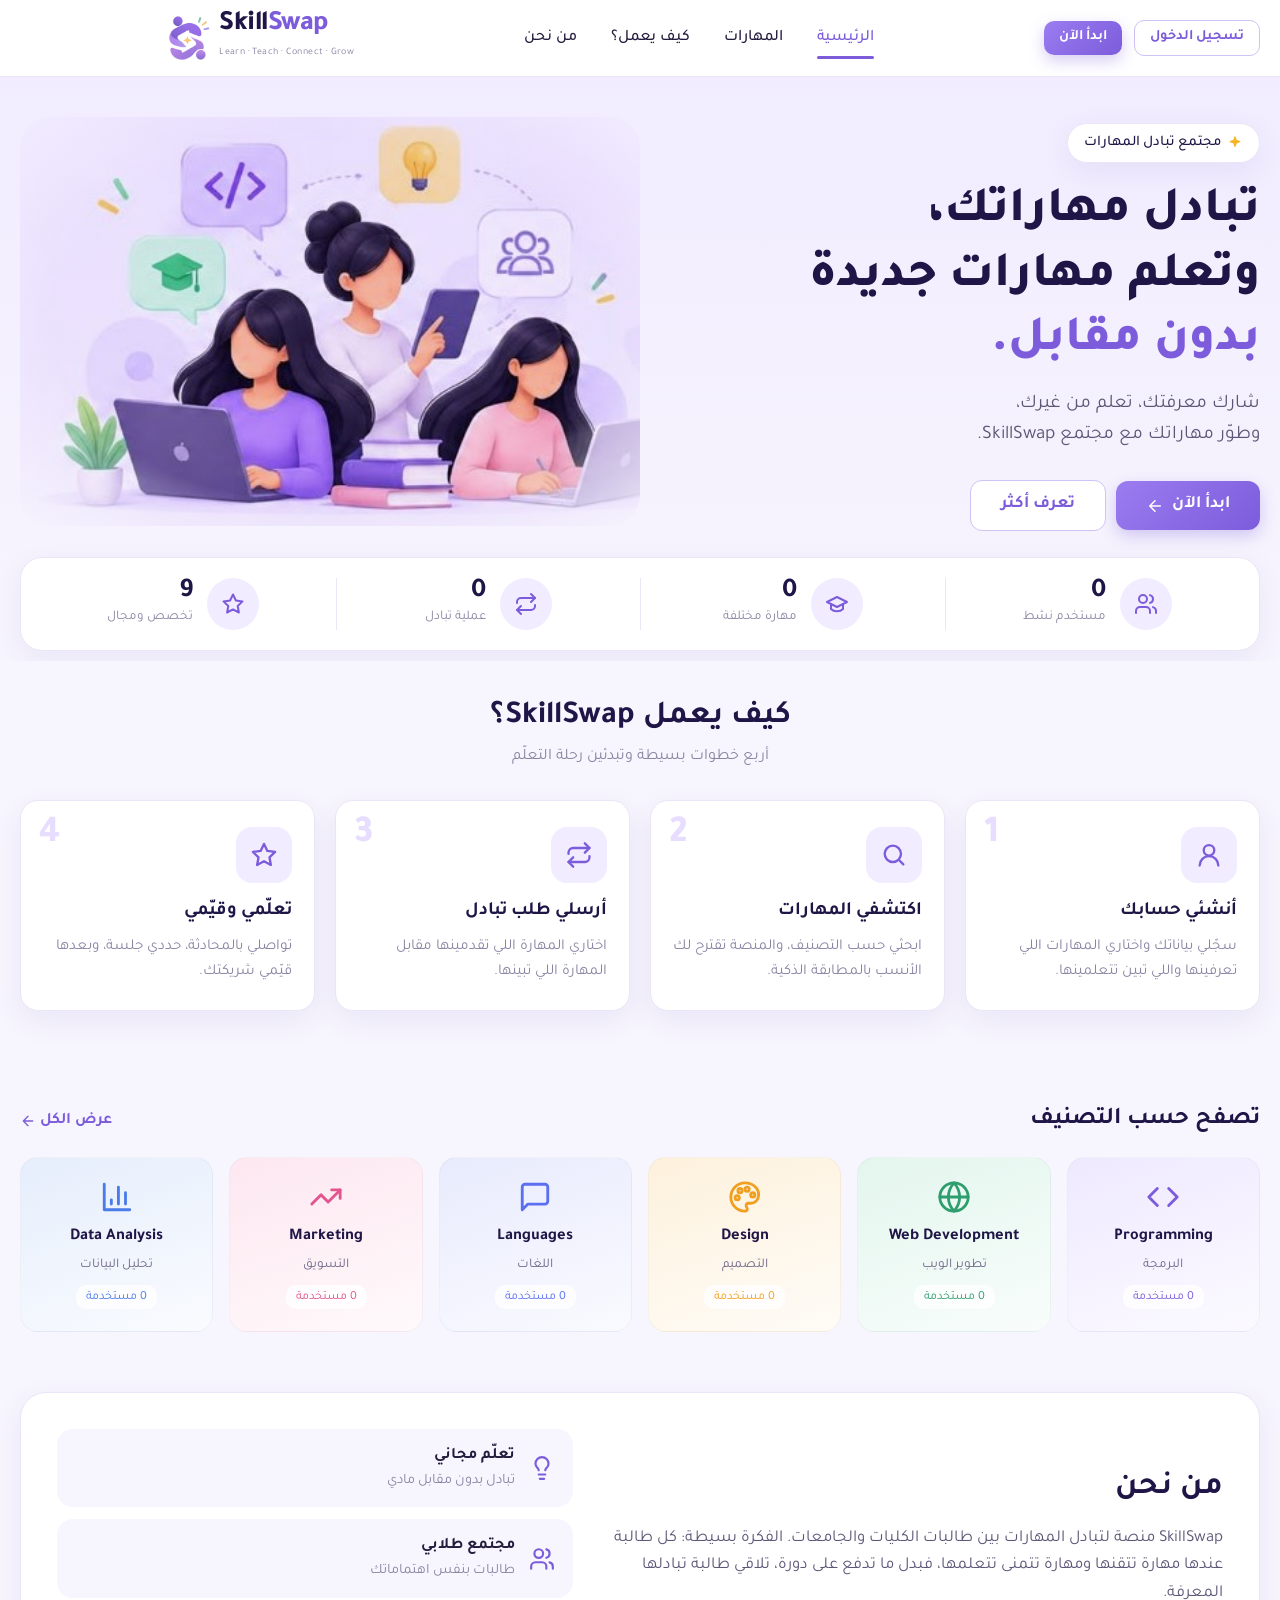
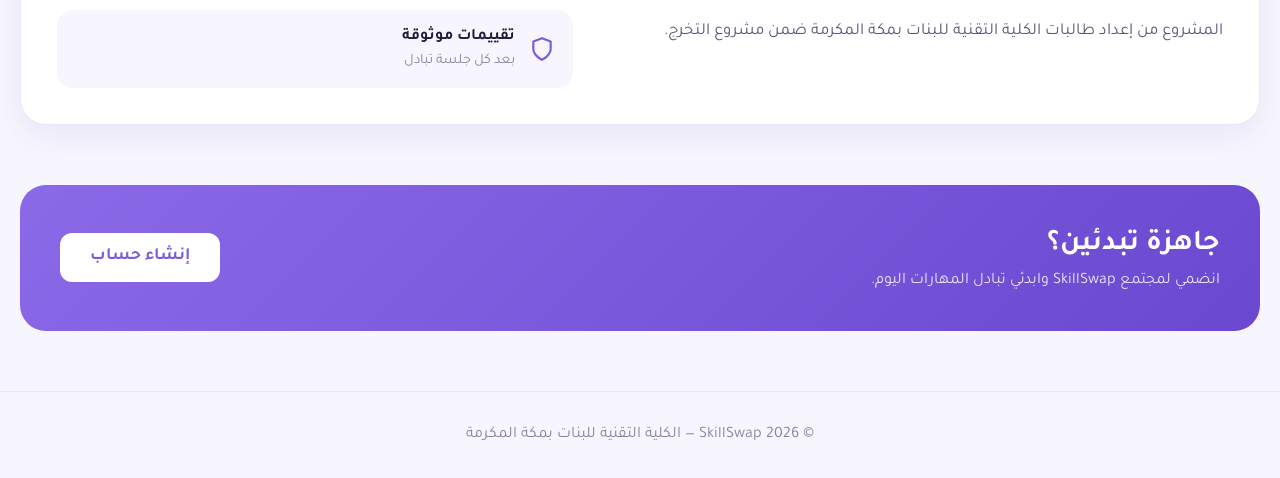
<file: index.html>
<!DOCTYPE html>
<html lang="ar" dir="rtl">
<head>
  <meta charset="UTF-8">
  <meta name="viewport" content="width=device-width, initial-scale=1.0">
  <title>SkillSwap | تبادل المهارات</title>
  <link rel="icon" href="img/logo.png">
  <link rel="stylesheet" href="css/style.css">
</head>
<body data-page="home">
  <!-- محتوى الصفحة يُبنى من js/app.js -->
  <main id="app"></main>
  <script src="js/db.js"></script>
  <script src="js/ui.js"></script>
  <script src="js/app.js"></script>
</body>
</html>
</file>
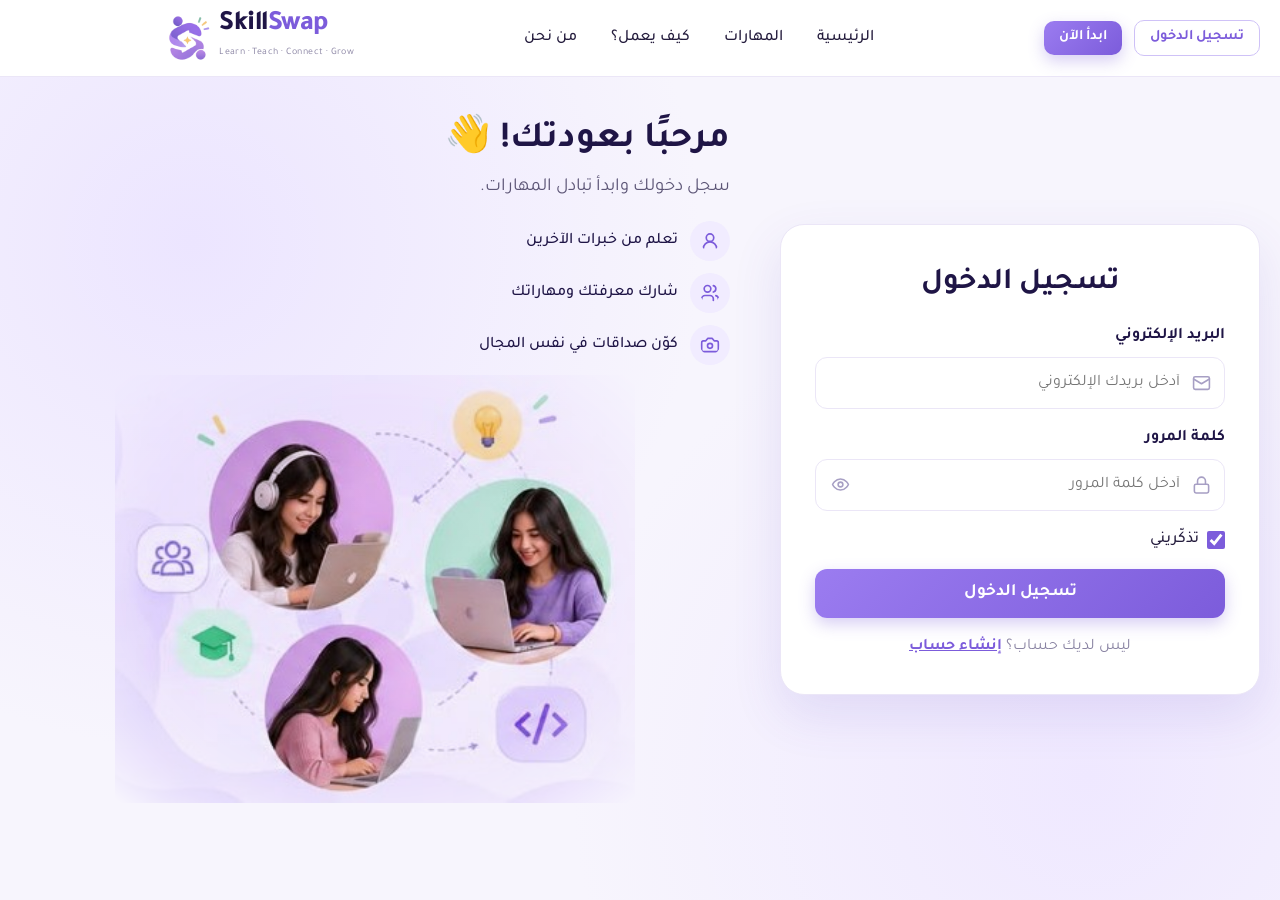
<file: chat.html>
<!DOCTYPE html>
<html lang="ar" dir="rtl">
<head>
  <meta charset="UTF-8">
  <meta name="viewport" content="width=device-width, initial-scale=1.0">
  <title>المحادثات | SkillSwap</title>
  <link rel="icon" href="img/logo.png">
  <link rel="stylesheet" href="css/style.css">
</head>
<body data-page="chat">
  <!-- محتوى الصفحة يُبنى من js/app.js -->
  <main id="app"></main>
  <script src="js/db.js"></script>
  <script src="js/ui.js"></script>
  <script src="js/app.js"></script>
</body>
</html>
</file>
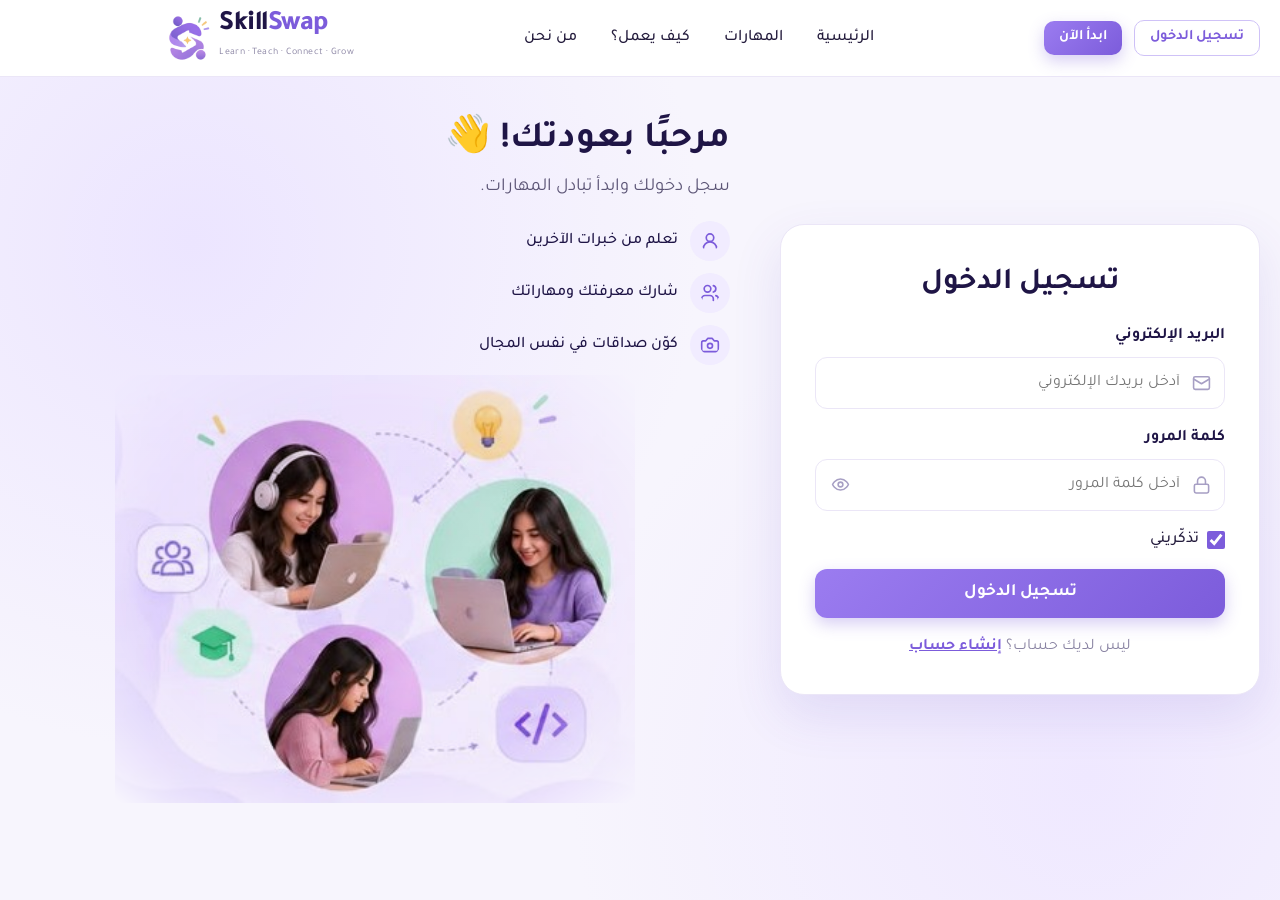
<file: dashboard.html>
<!DOCTYPE html>
<html lang="ar" dir="rtl">
<head>
  <meta charset="UTF-8">
  <meta name="viewport" content="width=device-width, initial-scale=1.0">
  <title>الرئيسية | SkillSwap</title>
  <link rel="icon" href="img/logo.png">
  <link rel="stylesheet" href="css/style.css">
</head>
<body data-page="dashboard">
  <!-- محتوى الصفحة يُبنى من js/app.js -->
  <main id="app"></main>
  <script src="js/db.js"></script>
  <script src="js/ui.js"></script>
  <script src="js/app.js"></script>
</body>
</html>
</file>
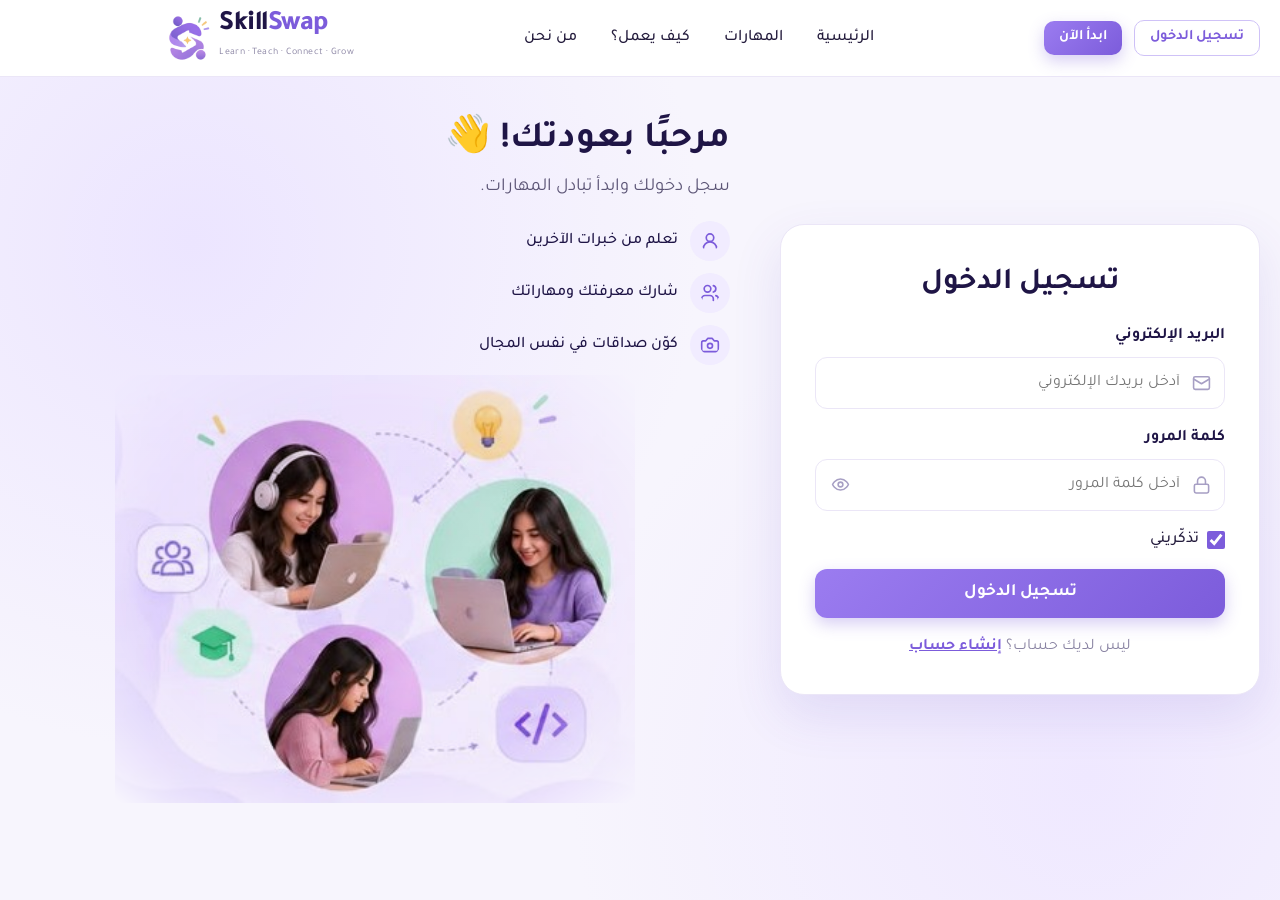
<file: exchanges.html>
<!DOCTYPE html>
<html lang="ar" dir="rtl">
<head>
  <meta charset="UTF-8">
  <meta name="viewport" content="width=device-width, initial-scale=1.0">
  <title>تبادلاتي | SkillSwap</title>
  <link rel="icon" href="img/logo.png">
  <link rel="stylesheet" href="css/style.css">
</head>
<body data-page="exchanges">
  <!-- محتوى الصفحة يُبنى من js/app.js -->
  <main id="app"></main>
  <script src="js/db.js"></script>
  <script src="js/ui.js"></script>
  <script src="js/app.js"></script>
</body>
</html>
</file>
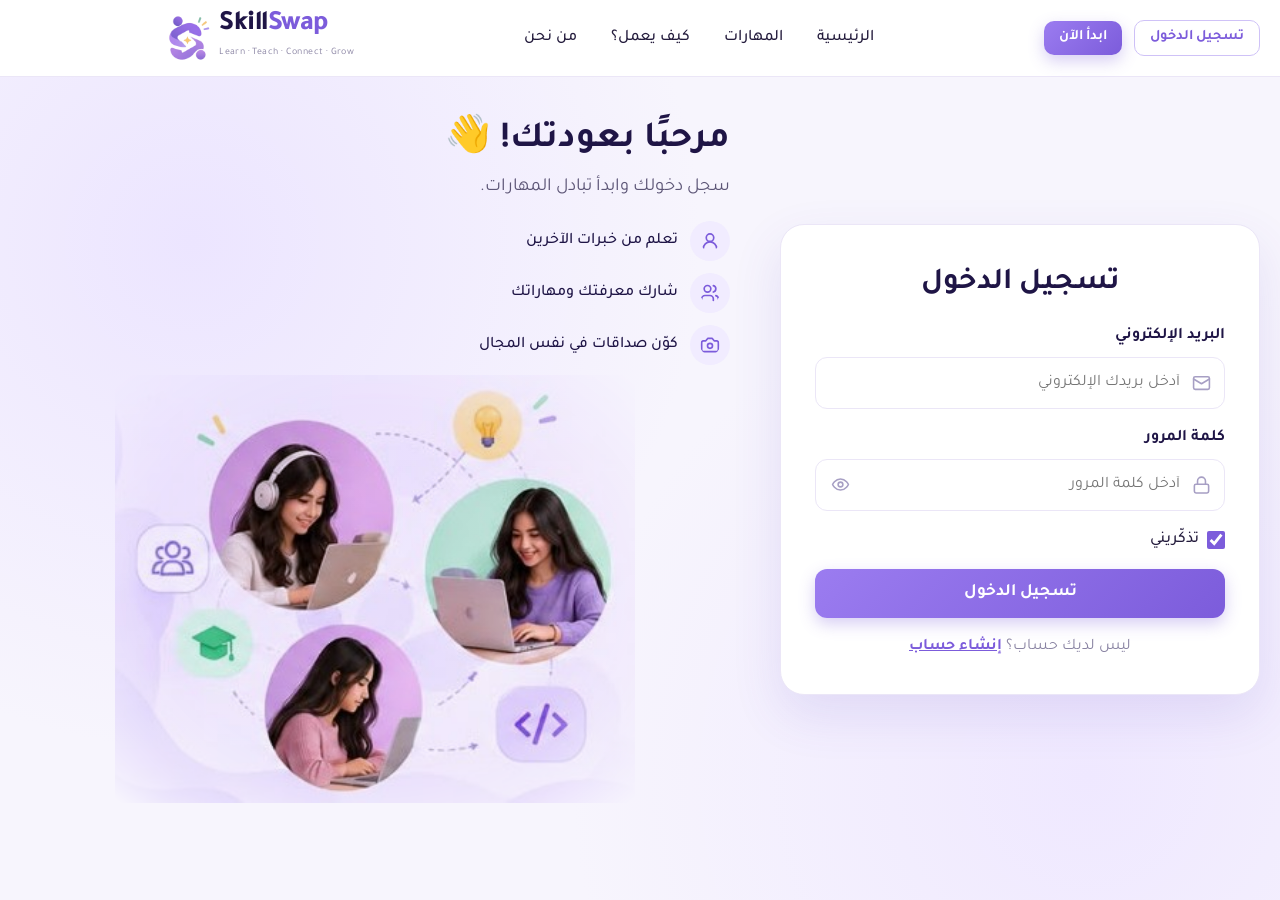
<file: login.html>
<!DOCTYPE html>
<html lang="ar" dir="rtl">
<head>
  <meta charset="UTF-8">
  <meta name="viewport" content="width=device-width, initial-scale=1.0">
  <title>تسجيل الدخول | SkillSwap</title>
  <link rel="icon" href="img/logo.png">
  <link rel="stylesheet" href="css/style.css">
</head>
<body data-page="login">
  <!-- محتوى الصفحة يُبنى من js/app.js -->
  <main id="app"></main>
  <script src="js/db.js"></script>
  <script src="js/ui.js"></script>
  <script src="js/app.js"></script>
</body>
</html>
</file>
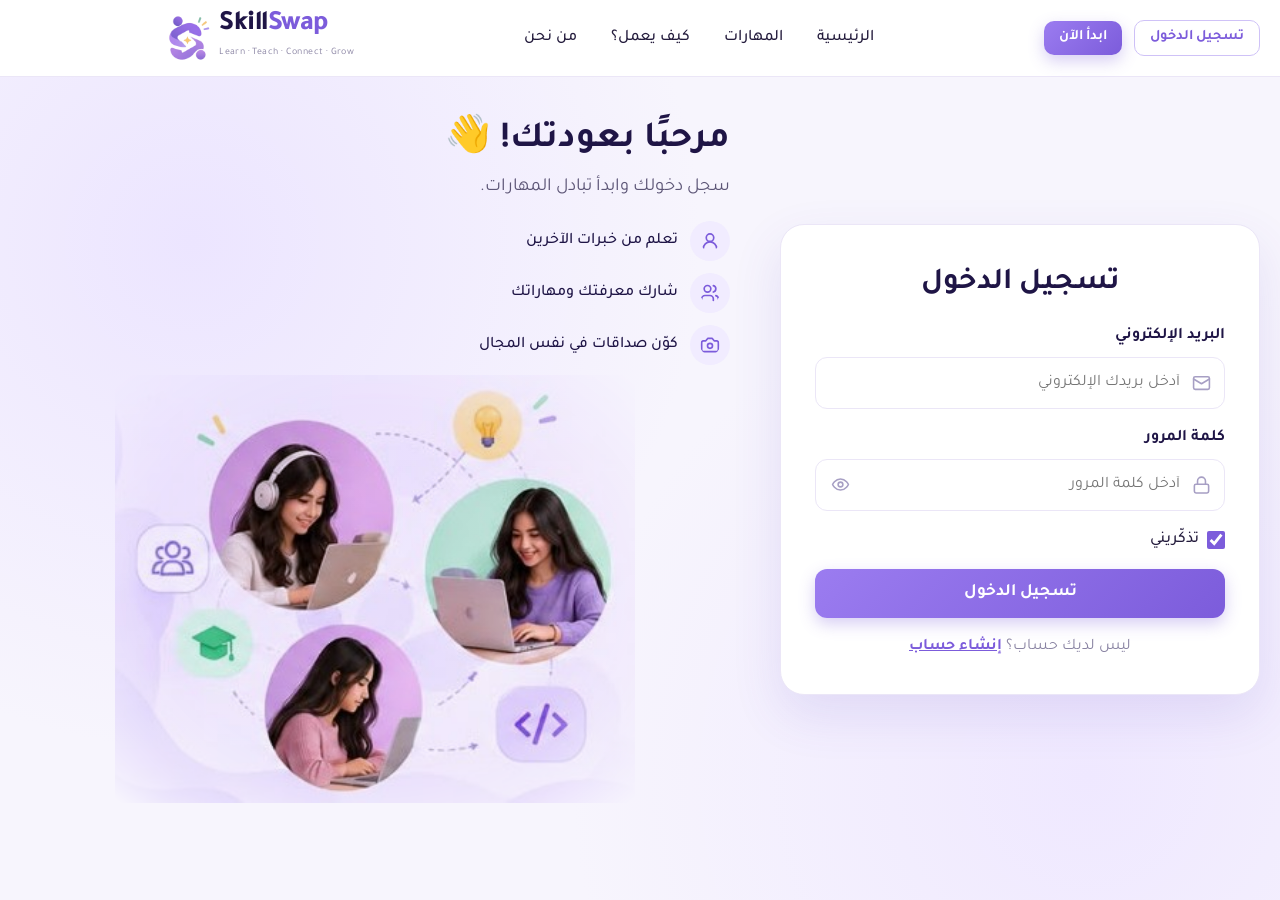
<file: notifications.html>
<!DOCTYPE html>
<html lang="ar" dir="rtl">
<head>
  <meta charset="UTF-8">
  <meta name="viewport" content="width=device-width, initial-scale=1.0">
  <title>الإشعارات | SkillSwap</title>
  <link rel="icon" href="img/logo.png">
  <link rel="stylesheet" href="css/style.css">
</head>
<body data-page="notifications">
  <!-- محتوى الصفحة يُبنى من js/app.js -->
  <main id="app"></main>
  <script src="js/db.js"></script>
  <script src="js/ui.js"></script>
  <script src="js/app.js"></script>
</body>
</html>
</file>
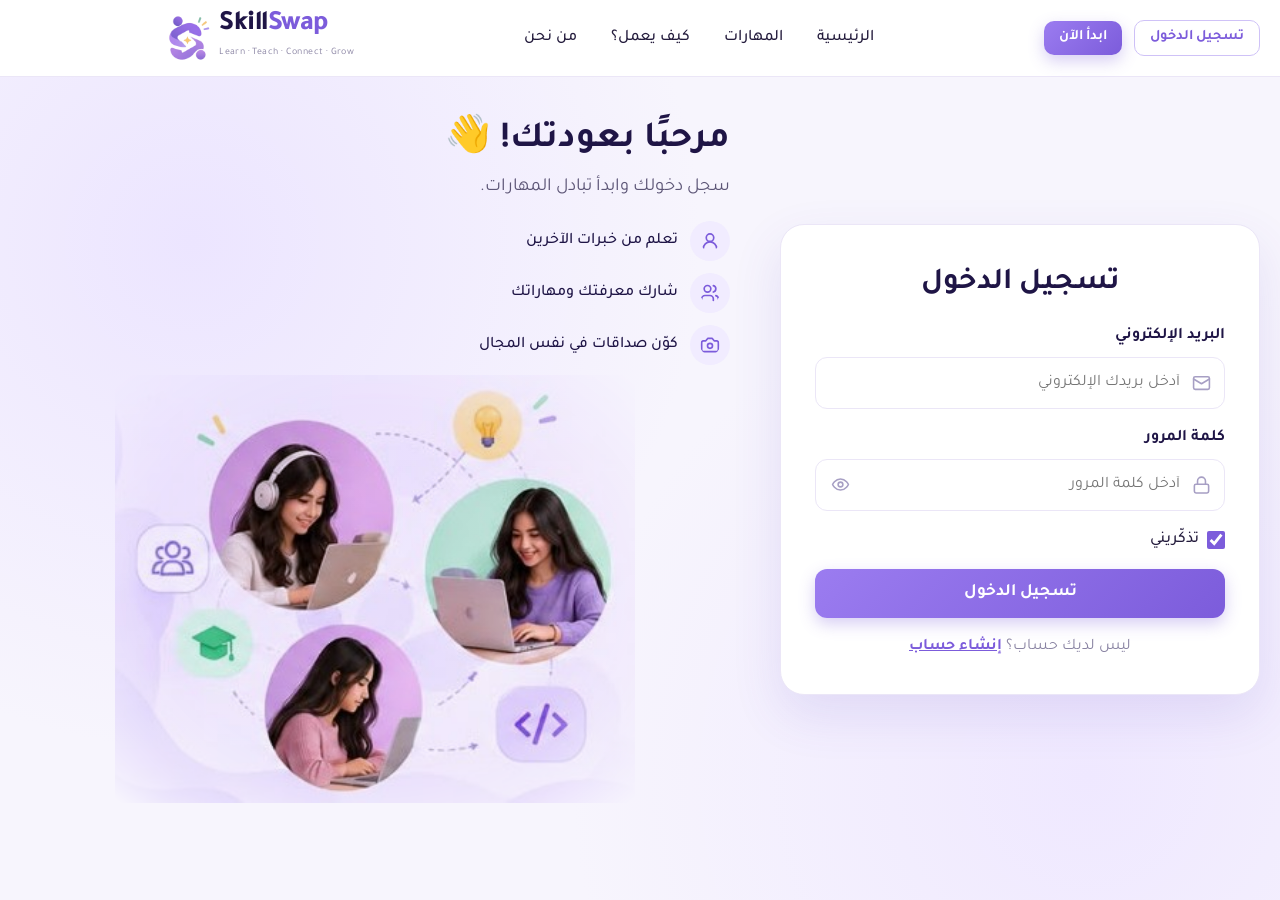
<file: profile-edit.html>
<!DOCTYPE html>
<html lang="ar" dir="rtl">
<head>
  <meta charset="UTF-8">
  <meta name="viewport" content="width=device-width, initial-scale=1.0">
  <title>تعديل الملف الشخصي | SkillSwap</title>
  <link rel="icon" href="img/logo.png">
  <link rel="stylesheet" href="css/style.css">
</head>
<body data-page="profile-edit">
  <!-- محتوى الصفحة يُبنى من js/app.js -->
  <main id="app"></main>
  <script src="js/db.js"></script>
  <script src="js/ui.js"></script>
  <script src="js/app.js"></script>
</body>
</html>
</file>
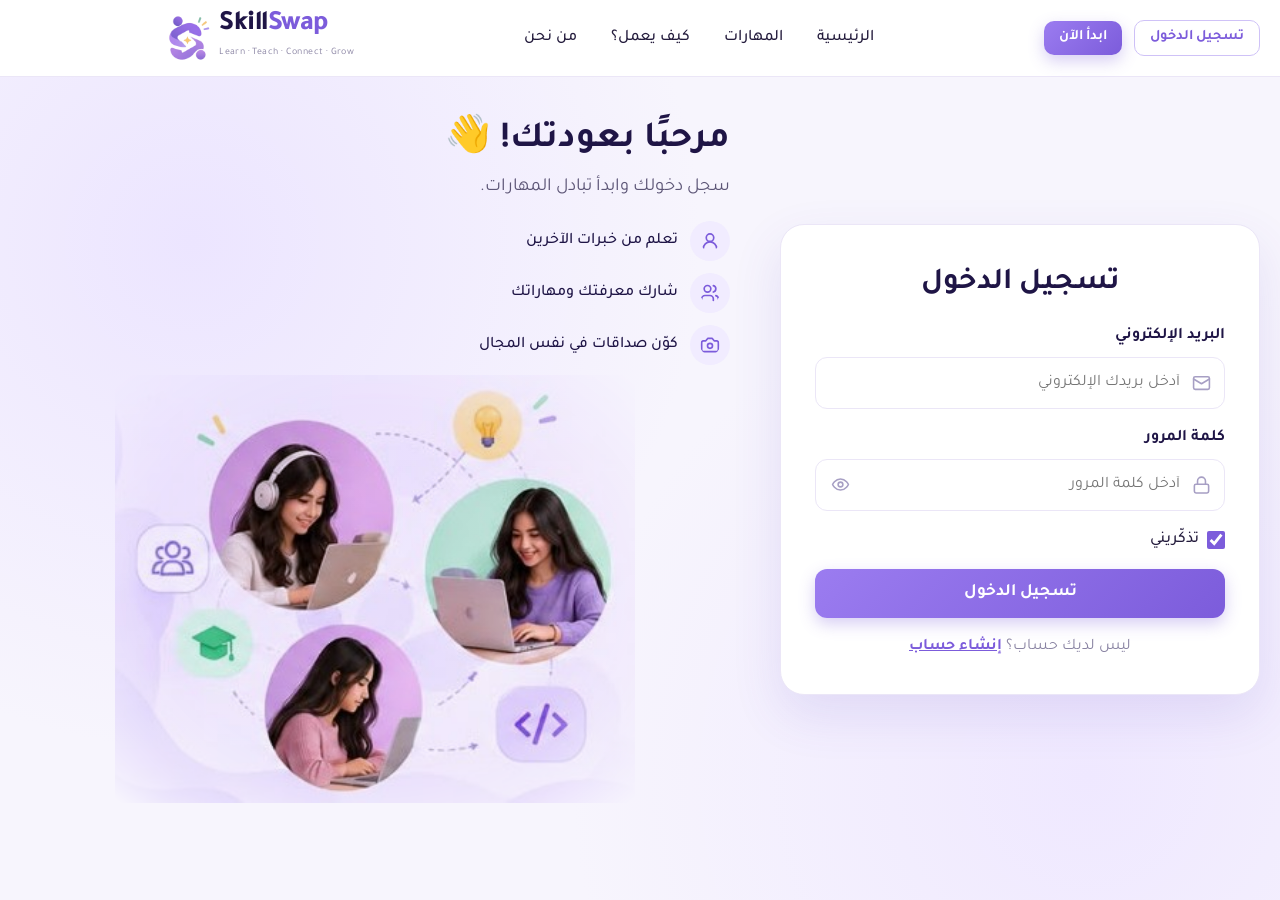
<file: profile.html>
<!DOCTYPE html>
<html lang="ar" dir="rtl">
<head>
  <meta charset="UTF-8">
  <meta name="viewport" content="width=device-width, initial-scale=1.0">
  <title>حسابي | SkillSwap</title>
  <link rel="icon" href="img/logo.png">
  <link rel="stylesheet" href="css/style.css">
</head>
<body data-page="profile">
  <!-- محتوى الصفحة يُبنى من js/app.js -->
  <main id="app"></main>
  <script src="js/db.js"></script>
  <script src="js/ui.js"></script>
  <script src="js/app.js"></script>
</body>
</html>
</file>
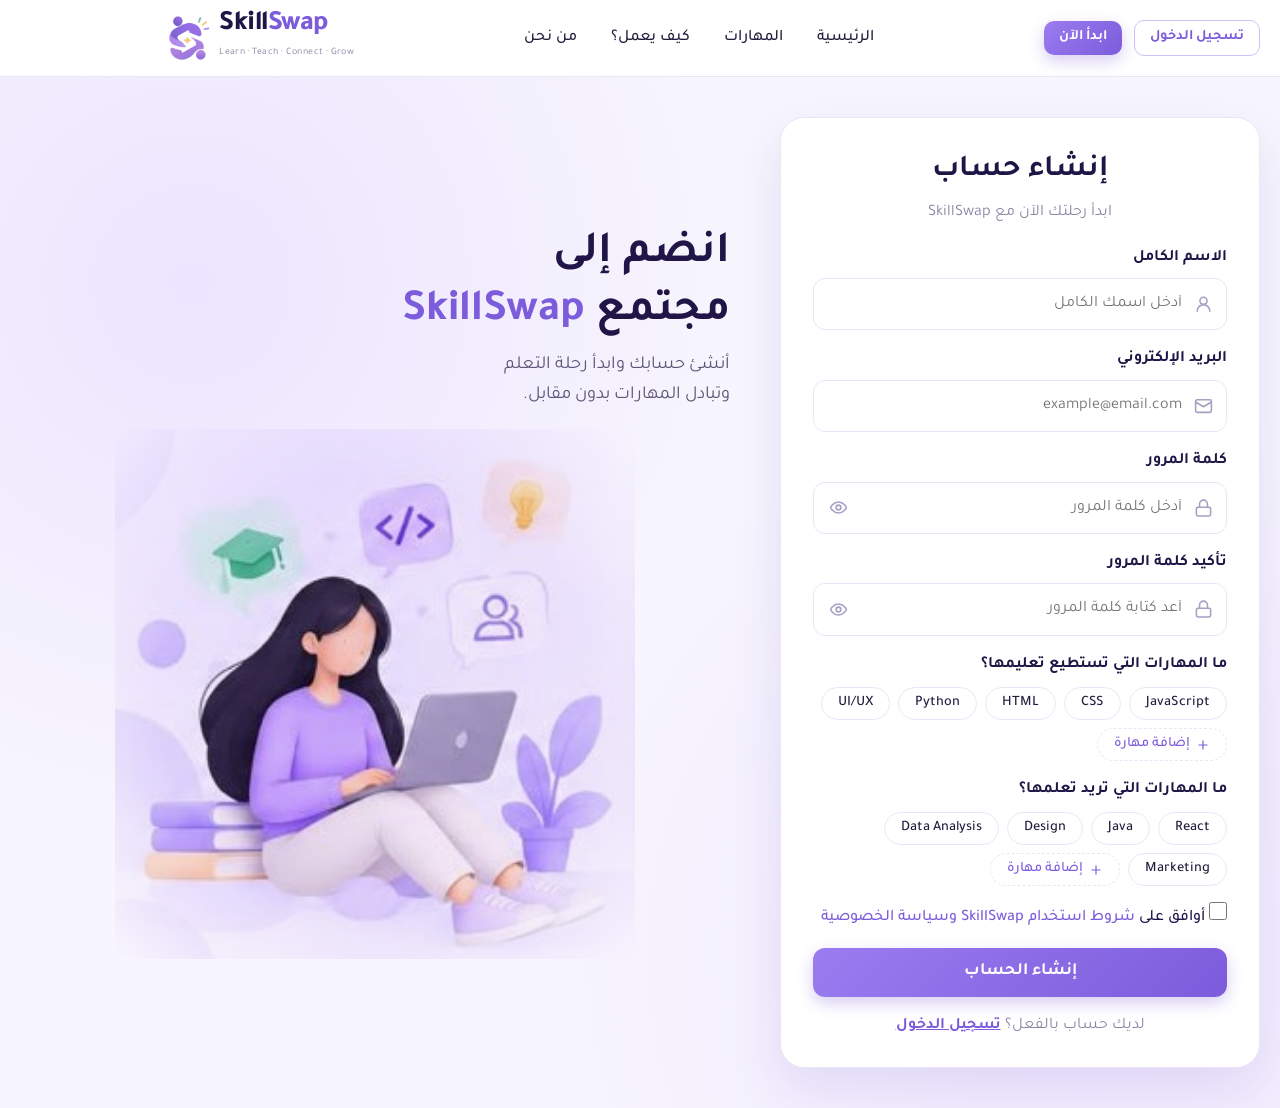
<file: register.html>
<!DOCTYPE html>
<html lang="ar" dir="rtl">
<head>
  <meta charset="UTF-8">
  <meta name="viewport" content="width=device-width, initial-scale=1.0">
  <title>إنشاء حساب | SkillSwap</title>
  <link rel="icon" href="img/logo.png">
  <link rel="stylesheet" href="css/style.css">
</head>
<body data-page="register">
  <!-- محتوى الصفحة يُبنى من js/app.js -->
  <main id="app"></main>
  <script src="js/db.js"></script>
  <script src="js/ui.js"></script>
  <script src="js/app.js"></script>
</body>
</html>
</file>
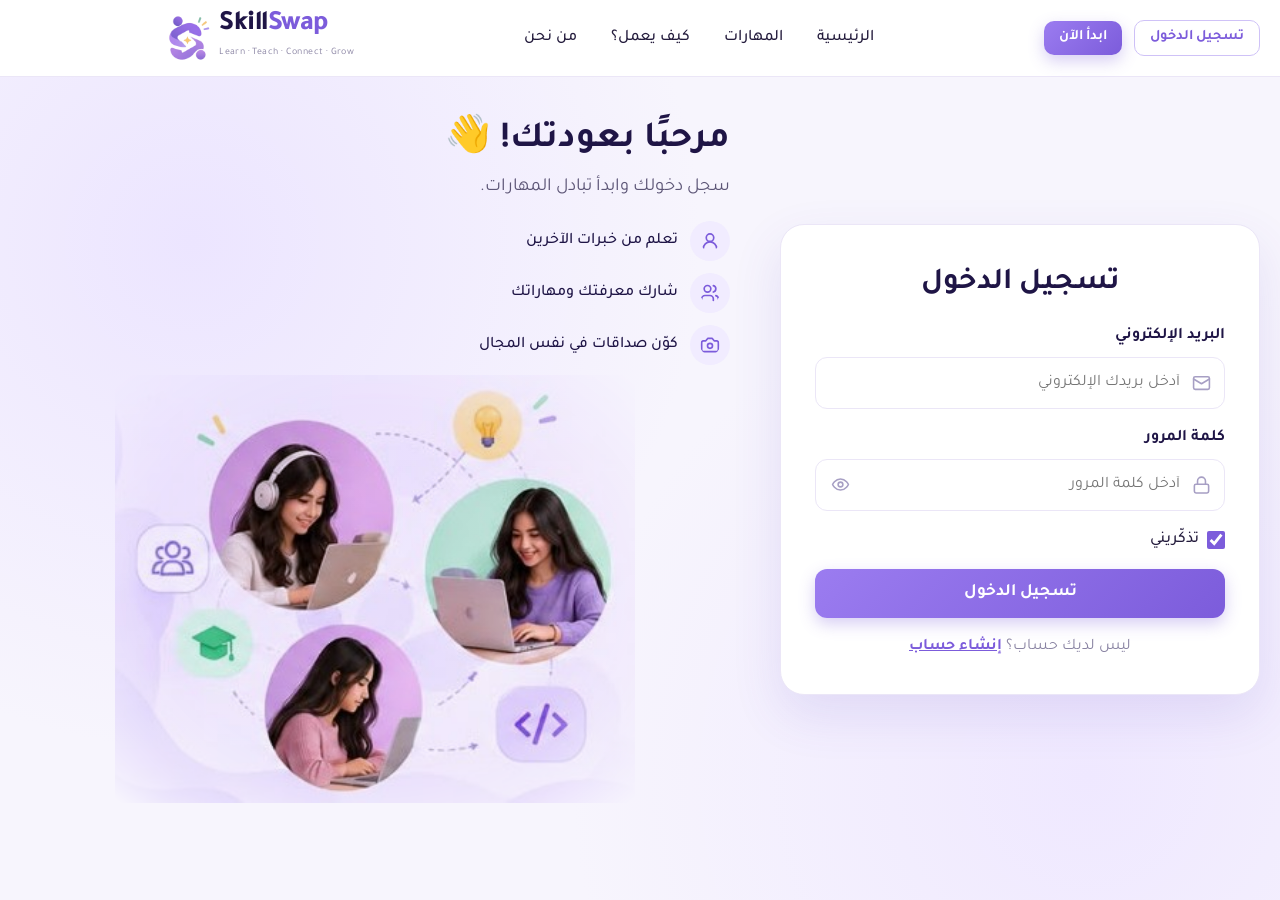
<file: settings.html>
<!DOCTYPE html>
<html lang="ar" dir="rtl">
<head>
  <meta charset="UTF-8">
  <meta name="viewport" content="width=device-width, initial-scale=1.0">
  <title>الإعدادات | SkillSwap</title>
  <link rel="icon" href="img/logo.png">
  <link rel="stylesheet" href="css/style.css">
</head>
<body data-page="settings">
  <!-- محتوى الصفحة يُبنى من js/app.js -->
  <main id="app"></main>
  <script src="js/db.js"></script>
  <script src="js/ui.js"></script>
  <script src="js/app.js"></script>
</body>
</html>
</file>
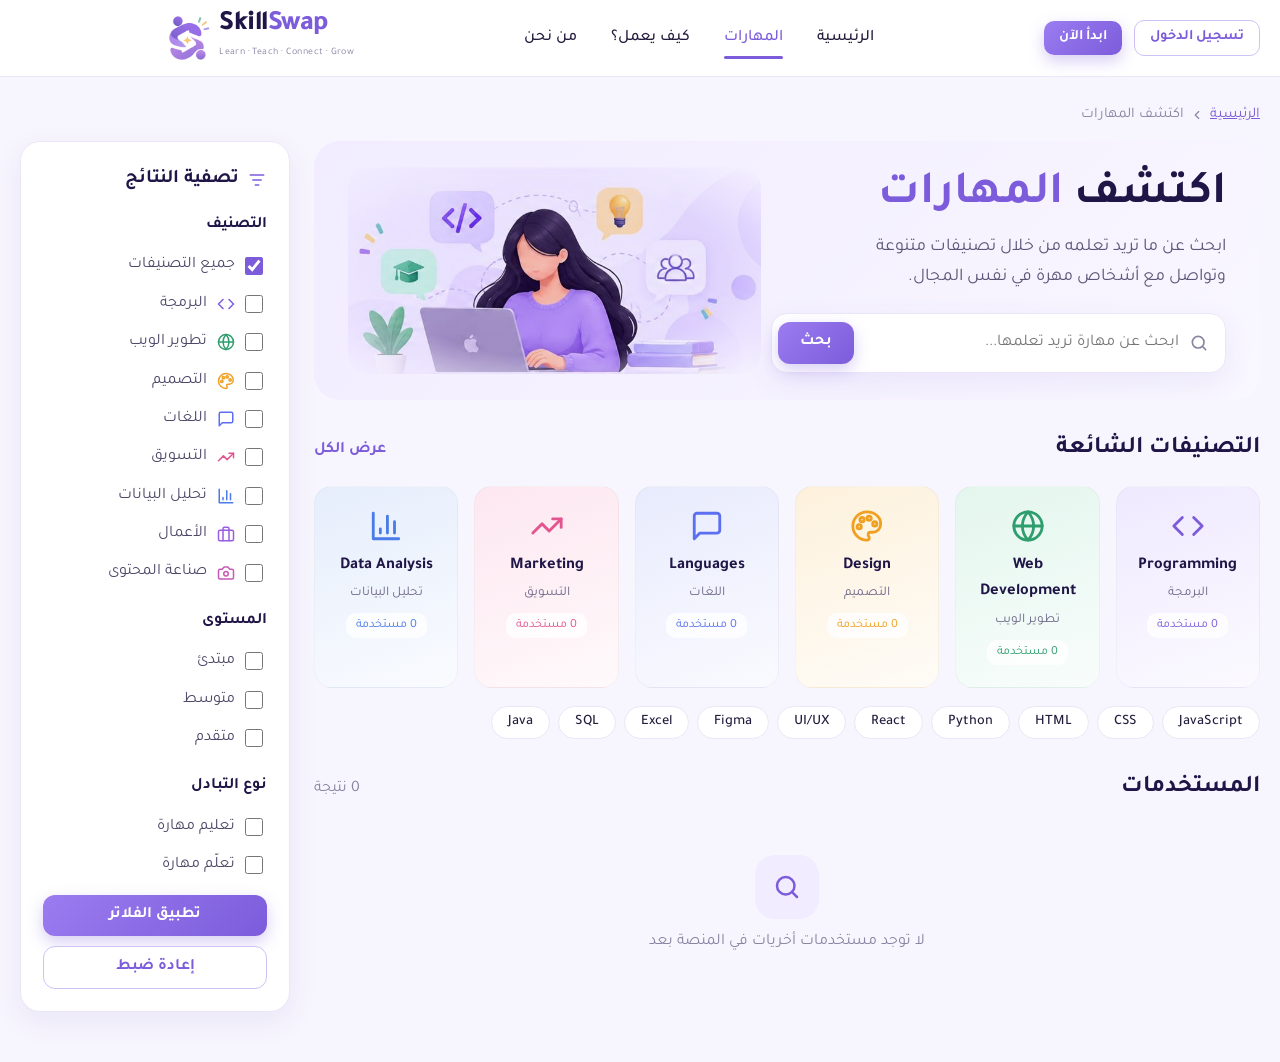
<file: skills.html>
<!DOCTYPE html>
<html lang="ar" dir="rtl">
<head>
  <meta charset="UTF-8">
  <meta name="viewport" content="width=device-width, initial-scale=1.0">
  <title>اكتشف المهارات | SkillSwap</title>
  <link rel="icon" href="img/logo.png">
  <link rel="stylesheet" href="css/style.css">
</head>
<body data-page="skills">
  <!-- محتوى الصفحة يُبنى من js/app.js -->
  <main id="app"></main>
  <script src="js/db.js"></script>
  <script src="js/ui.js"></script>
  <script src="js/app.js"></script>
</body>
</html>
</file>
<file: css/style.css>
/* =========================================================
   SkillSwap - ملف التنسيق الرئيسي
   الألوان مأخوذة من هوية الشعار (بنفسجي + أخضر + أصفر)
   ========================================================= */
/* خط Tajawal محفوظ داخل مجلد fonts ليعمل بدون إنترنت */
@font-face { font-family: 'Tajawal'; font-weight: 400; font-display: swap;
  src: url('../fonts/tajawal-arabic-400-normal.woff2') format('woff2');
  unicode-range: U+0600-06FF, U+0750-077F, U+FB50-FDFF, U+FE70-FEFF, U+200C-200E; }
@font-face { font-family: 'Tajawal'; font-weight: 400; font-display: swap;
  src: url('../fonts/tajawal-latin-400-normal.woff2') format('woff2'); unicode-range: U+0000-00FF, U+2000-206F; }
@font-face { font-family: 'Tajawal'; font-weight: 500; font-display: swap;
  src: url('../fonts/tajawal-arabic-500-normal.woff2') format('woff2');
  unicode-range: U+0600-06FF, U+0750-077F, U+FB50-FDFF, U+FE70-FEFF, U+200C-200E; }
@font-face { font-family: 'Tajawal'; font-weight: 500; font-display: swap;
  src: url('../fonts/tajawal-latin-500-normal.woff2') format('woff2'); unicode-range: U+0000-00FF, U+2000-206F; }
@font-face { font-family: 'Tajawal'; font-weight: 700; font-display: swap;
  src: url('../fonts/tajawal-arabic-700-normal.woff2') format('woff2');
  unicode-range: U+0600-06FF, U+0750-077F, U+FB50-FDFF, U+FE70-FEFF, U+200C-200E; }
@font-face { font-family: 'Tajawal'; font-weight: 700; font-display: swap;
  src: url('../fonts/tajawal-latin-700-normal.woff2') format('woff2'); unicode-range: U+0000-00FF, U+2000-206F; }
@font-face { font-family: 'Tajawal'; font-weight: 800; font-display: swap;
  src: url('../fonts/tajawal-arabic-800-normal.woff2') format('woff2');
  unicode-range: U+0600-06FF, U+0750-077F, U+FB50-FDFF, U+FE70-FEFF, U+200C-200E; }
@font-face { font-family: 'Tajawal'; font-weight: 800; font-display: swap;
  src: url('../fonts/tajawal-latin-800-normal.woff2') format('woff2'); unicode-range: U+0000-00FF, U+2000-206F; }

:root {
  --p: #7c5cdb; --p2: #9b7cf0; --pd: #1f1546; --pl: #f1ecff; --pl2: #e6ddff;
  --bg: #f7f5fd; --card: #fff; --text: #241c3d; --muted: #8a84a3; --border: #ebe6f7;
  --green: #22a06b; --yellow: #f5b524; --red: #e5484d;
  --r: 18px; --shadow: 0 10px 30px rgba(92, 64, 190, .08);
}
* { box-sizing: border-box; margin: 0; padding: 0; }
html { scroll-behavior: smooth; }
body { font-family: 'Tajawal', sans-serif; background: var(--bg); color: var(--text); line-height: 1.65; min-height: 100vh; }
a { color: var(--p); text-decoration: none; }
img { max-width: 100%; }
button { font-family: inherit; cursor: pointer; }
.wrap { width: min(1280px, 100% - 40px); margin-inline: auto; }
.page { padding: 26px 0 50px; }
.muted { color: var(--muted); }
.small { font-size: .85rem; }
.ic { flex-shrink: 0; vertical-align: middle; }
.ic.fill { fill: currentColor; }
.grow { flex: 1; }
.span-all { grid-column: 1 / -1; }

/* ---------- الأزرار ---------- */
.btn { display: inline-flex; align-items: center; justify-content: center; gap: 8px; border: 0; border-radius: 12px; padding: 11px 22px;
  font-weight: 700; font-size: 1rem; transition: .15s; white-space: nowrap; line-height: 1.2; }
.btn-primary { background: linear-gradient(135deg, var(--p2), var(--p)); color: #fff; box-shadow: 0 6px 16px rgba(124, 92, 219, .3); }
.btn-primary:hover { filter: brightness(1.06); transform: translateY(-1px); }
.btn-outline { background: #fff; color: var(--p); border: 1.5px solid #cfc2f7; }
.btn-outline:hover { background: var(--pl); }
.btn-light { background: #fff; color: var(--p); }
.btn-danger { background: var(--red); color: #fff; }
.btn-danger-outline { background: #fff; color: var(--red); border: 1.5px solid #f3b9bb; }
.btn-sm { padding: 8px 15px; font-size: .9rem; border-radius: 10px; }
.btn-xs { padding: 5px 11px; font-size: .82rem; border-radius: 8px; }
.btn-lg { padding: 14px 30px; font-size: 1.08rem; }
.btn-block { width: 100%; }
.btn-link { background: none; border: 0; color: var(--p); font-weight: 700; padding: 8px; display: inline-flex; align-items: center; gap: 6px; }
.row-btns { display: flex; gap: 10px; flex-wrap: wrap; align-items: center; }
.row-btns.end { justify-content: flex-end; margin-top: 20px; }
.btn-heart { width: 44px; height: 44px; flex-shrink: 0; border-radius: 12px; border: 1.5px solid #d9cff7; background: #fff; color: var(--p); display: grid; place-items: center; }
.btn-heart.on { color: #e5487a; border-color: #f6bfd2; background: #fff0f5; }
.btn-heart.on svg { fill: currentColor; }

/* ---------- الشريط العلوي ---------- */
.topbar { background: rgba(255, 255, 255, .92); backdrop-filter: blur(8px); border-bottom: 1px solid var(--border); position: sticky; top: 0; z-index: 40; }
.tb-inner { width: min(1380px, 100% - 40px); margin: auto; height: 76px; display: flex; align-items: center; gap: 22px; }
.logo { display: flex; align-items: center; gap: 8px; margin-inline-start: auto; color: var(--pd); }
.logo img { height: 46px; }
.logo b { font-size: 1.75rem; font-weight: 800; letter-spacing: -.5px; display: block; line-height: 1; }
.logo b i { font-style: normal; color: var(--p); }
.logo small { font-size: .62rem; color: var(--muted); letter-spacing: .4px; }
.tb-links { display: flex; gap: 34px; margin-inline: auto; }
.tb-links a { color: var(--text); font-weight: 500; padding: 6px 0; position: relative; }
.tb-links a.active, .tb-links a:hover { color: var(--p); }
.tb-links a.active::after { content: ''; position: absolute; bottom: -2px; right: 0; left: 0; height: 3px; border-radius: 3px; background: var(--p); }
.tb-actions { display: flex; align-items: center; gap: 12px; }
.tb-search { display: flex; align-items: center; gap: 8px; border: 1.5px solid var(--border); border-radius: 14px; padding: 0 14px; height: 46px; width: 290px; color: var(--muted); background: #fff; }
.tb-search input { border: 0; outline: 0; font: inherit; flex: 1; background: none; min-width: 0; }
.tb-icon { position: relative; width: 44px; height: 44px; border-radius: 50%; border: 0; background: none; color: var(--pd); display: grid; place-items: center; }
.tb-icon:hover { background: var(--pl); }
.dot-count:not(:empty) { position: absolute; top: 3px; left: 3px; min-width: 18px; height: 18px; border-radius: 9px; padding: 0 5px; background: #ef3d6b;
  color: #fff; font-size: .68rem; font-weight: 800; display: grid; place-items: center; font-style: normal; border: 2px solid #fff; }
.tb-user { display: flex; align-items: center; gap: 4px; border: 0; background: none; color: var(--muted); }
.tb-user .chev { transform: rotate(-90deg); }
.tb-menu { display: none; }
.tb-drop { position: relative; }
.dropdown { display: none; position: absolute; top: 54px; right: 0; min-width: 240px; background: #fff; border: 1px solid var(--border); border-radius: 16px;
  box-shadow: 0 18px 40px rgba(40, 20, 100, .14); z-index: 50; overflow: hidden; padding: 6px; }
.dropdown.show { display: block; }
.dropdown a, .dropdown button { display: flex; align-items: center; gap: 10px; width: 100%; padding: 10px 12px; border: 0; background: none; color: var(--text);
  font-size: .95rem; border-radius: 10px; text-align: right; }
.dropdown a:hover, .dropdown button:hover { background: var(--pl); }
.dropdown .danger { color: var(--red); }
.ud-head { display: flex; gap: 10px; align-items: center; padding: 10px 12px 12px; border-bottom: 1px solid var(--border); margin-bottom: 6px; }
.ud-head b { display: block; } .ud-head small { color: var(--muted); font-size: .8rem; }
.notif-drop { width: 340px; }
.dd-head { display: flex; justify-content: space-between; padding: 8px 12px; }
.dropdown .dd-item { align-items: flex-start; }
.dd-item.unread { background: #f8f5ff; }
.dd-item small { display: block; color: var(--muted); font-size: .76rem; }
.dd-item .ni { color: var(--p); background: var(--pl); width: 34px; height: 34px; border-radius: 10px; display: grid; place-items: center; flex-shrink: 0; }
.dd-empty { padding: 26px; text-align: center; color: var(--muted); }

/* ---------- عناصر عامة ---------- */
.avatar { border-radius: 50%; object-fit: cover; display: inline-grid; place-items: center; color: #fff; font-weight: 800; flex-shrink: 0; }
.avatar.big { box-shadow: 0 0 0 5px #fff, 0 8px 24px rgba(92, 64, 190, .18); }
.card { background: var(--card); border: 1px solid var(--border); border-radius: var(--r); box-shadow: var(--shadow); padding: 24px; }
.card h1 { font-size: 1.6rem; color: var(--pd); margin-bottom: 18px; }
.card h3 { color: var(--pd); margin-bottom: 14px; font-size: 1.12rem; }
.card-head { display: flex; justify-content: space-between; align-items: center; }
.pill { display: inline-flex; align-items: center; gap: 6px; background: #fff; border: 1px solid var(--border); padding: 7px 16px; border-radius: 30px;
  font-weight: 500; font-size: .92rem; color: var(--pd); box-shadow: var(--shadow); }
.pill svg { color: var(--yellow); fill: var(--yellow); }
.chips { display: flex; flex-wrap: wrap; gap: 8px; }
.chip-s { display: inline-block; padding: 5px 13px; border-radius: 10px; background: var(--pl); color: var(--p); font-weight: 700; font-size: .85rem; }
.chip-s.learn { background: #f4f1fb; color: #6c5ba8; }
.tag { display: inline-flex; align-items: center; gap: 6px; padding: 7px 16px; border-radius: 20px; border: 1.5px solid var(--border); background: #fff;
  color: var(--text); font-size: .9rem; font-weight: 500; transition: .15s; }
.tag:hover { border-color: #cfc2f7; color: var(--p); }
.tag.on { background: var(--pl); border-color: #cbbcf6; color: var(--p); font-weight: 700; }
.tag.add { border-style: dashed; color: var(--p); }
.tag button { border: 0; background: none; color: inherit; display: grid; place-items: center; padding: 0; }
.badge { display: inline-block; padding: 4px 12px; border-radius: 20px; font-size: .8rem; font-weight: 700; white-space: nowrap; }
.badge.green { background: #e2f6ec; color: #17885a; } .badge.yellow { background: #fdf3d8; color: #a47205; }
.badge.red { background: #fde6e7; color: var(--red); } .badge.gray { background: #eeedf2; color: #6c6a7a; } .badge.purple { background: var(--pl); color: var(--p); }
.status { display: inline-flex; align-items: center; gap: 6px; font-size: .78rem; font-weight: 700; padding: 3px 10px; border-radius: 20px; background: #e2f6ec; color: #17885a; }
.status i { width: 7px; height: 7px; border-radius: 50%; background: currentColor; }
.status.busy { background: #fdf0dc; color: #c27a00; }
.status.away { background: #efedf4; color: #8a84a3; }
.rating { display: inline-flex; align-items: center; gap: 4px; color: var(--pd); }
.rating svg { color: var(--yellow); }
.rating small { color: var(--muted); }
.stars { color: var(--yellow); letter-spacing: 1px; }
.empty-box { text-align: center; padding: 30px 14px; color: var(--muted); }
.empty-box .ei { width: 64px; height: 64px; border-radius: 20px; background: var(--pl); color: var(--p); display: inline-grid; place-items: center; margin-bottom: 10px; }
.empty-box p { max-width: 420px; margin: 0 auto 12px; }
.sec-head { display: flex; justify-content: space-between; align-items: center; margin: 30px 0 16px; }
.sec-head h2 { font-size: 1.5rem; color: var(--pd); }
.sec-head a { font-weight: 700; display: inline-flex; align-items: center; gap: 4px; }
.notice { display: flex; align-items: center; gap: 12px; background: #fff; border: 1px solid #ddd2fb; border-radius: 14px; padding: 12px 18px; margin-bottom: 14px; color: var(--pd); }
.notice > svg { color: var(--p); }
.notice span { flex: 1; }
.notice.green { border-color: #bfe8d4; } .notice.green > svg { color: var(--green); }
.toast { position: fixed; bottom: 26px; left: 50%; transform: translateX(-50%) translateY(140px); background: var(--pd); color: #fff; padding: 13px 26px;
  border-radius: 30px; transition: transform .3s; z-index: 200; font-weight: 500; box-shadow: 0 10px 30px rgba(0, 0, 0, .2); }
.toast.show { transform: translateX(-50%) translateY(0); }

/* ---------- النماذج ---------- */
.field { margin-bottom: 16px; }
.field label { display: block; font-weight: 700; margin-bottom: 7px; color: var(--pd); }
.input { width: 100%; border: 1.5px solid var(--border); border-radius: 12px; padding: 12px 14px; font: inherit; background: #fff; color: var(--text); transition: border-color .15s; }
.input:focus { outline: none; border-color: var(--p2); box-shadow: 0 0 0 4px rgba(124, 92, 219, .08); }
.input.sm { padding: 8px 10px; width: auto; max-width: 220px; }
textarea.input { resize: vertical; }
.input-ic { position: relative; }
.input-ic > svg { position: absolute; right: 14px; top: 50%; transform: translateY(-50%); color: #a79fc4; }
.input-ic .input { padding-right: 44px; }
.eye { position: absolute; left: 6px; top: 50%; transform: translateY(-50%); border: 0; background: none; color: #a79fc4; width: 38px; height: 38px; display: grid; place-items: center; border-radius: 8px; }
.eye.on { color: var(--p); }
.err { display: none; color: var(--red); font-size: .85rem; margin-top: 5px; }
.field.invalid .input { border-color: var(--red); }
.field.invalid .err { display: block; }
.check { display: flex; align-items: center; gap: 8px; font-weight: 500 !important; margin-bottom: 16px; }
.check input { width: 18px; height: 18px; accent-color: var(--p); }
.alert { display: none; padding: 12px 14px; border-radius: 12px; margin-bottom: 14px; font-weight: 500; }
.alert.show { display: block; }
.alert-error { background: #fde6e7; color: var(--red); }
.two { display: grid; grid-template-columns: 1fr 1fr; gap: 16px; }

/* ---------- الصفحة الرئيسية للزوار ---------- */
.land-hero { background: linear-gradient(180deg, #f1ecff 0%, var(--bg) 100%); padding: 40px 0 10px; overflow: hidden; }
.land-hero .wrap:first-child { display: grid; grid-template-columns: 1fr 1.05fr; gap: 30px; align-items: center; }
.lh-text h1 { font-size: 3.1rem; line-height: 1.3; color: var(--pd); margin: 18px 0 14px; font-weight: 800; }
.lh-text h1 span { color: var(--p); }
.lh-text p { font-size: 1.2rem; color: #5d5677; margin-bottom: 28px; }
.lh-art img, .sh-art, .skills-hero img, .promo img, .auth-side .art { mix-blend-mode: multiply; }
.lh-art img { width: 100%; border-radius: 30px; -webkit-mask-image: radial-gradient(ellipse 72% 72% at 50% 50%, #000 62%, transparent 100%); mask-image: radial-gradient(ellipse 72% 72% at 50% 50%, #000 62%, transparent 100%); }
.stats-bar { background: #fff; border-radius: 22px; box-shadow: var(--shadow); border: 1px solid var(--border); display: grid; grid-template-columns: repeat(4, 1fr); padding: 20px 10px; margin-top: 20px; }
.stats-bar > div { display: grid; grid-template-columns: auto auto; grid-template-rows: auto auto; column-gap: 14px; align-items: center; justify-content: center; border-left: 1px solid var(--border); }
.stats-bar > div:last-child { border-left: 0; }
.sb-ic { grid-row: span 2; width: 52px; height: 52px; border-radius: 50%; background: var(--pl); color: var(--p); display: grid; place-items: center; }
.stats-bar b { font-size: 1.7rem; color: var(--pd); line-height: 1; }
.stats-bar small { color: var(--muted); }
.sec { padding: 30px 0; }
.sec-title { text-align: center; font-size: 2rem; color: var(--pd); }
.sec-sub { text-align: center; color: var(--muted); margin-bottom: 30px; }
.steps { display: grid; grid-template-columns: repeat(4, 1fr); gap: 20px; }
.step { background: #fff; border: 1px solid var(--border); border-radius: var(--r); padding: 26px 22px; position: relative; box-shadow: var(--shadow); }
.step-n { position: absolute; top: 16px; left: 18px; font-size: 2.4rem; font-weight: 800; color: var(--pl2); line-height: 1; }
.step-ic { width: 56px; height: 56px; border-radius: 16px; background: var(--pl); color: var(--p); display: grid; place-items: center; margin-bottom: 14px; }
.step h3 { color: var(--pd); margin-bottom: 6px; }
.step p { color: var(--muted); font-size: .95rem; }
.about { display: grid; grid-template-columns: 1.2fr 1fr; gap: 30px; align-items: center; background: #fff; border-radius: 26px; padding: 36px; border: 1px solid var(--border); box-shadow: var(--shadow); }
.about h2 { font-size: 2rem; color: var(--pd); margin-bottom: 10px; }
.about p { color: #5d5677; margin-bottom: 10px; font-size: 1.05rem; }
.about-cards { display: grid; gap: 12px; }
.about-cards div { display: grid; grid-template-columns: auto 1fr; column-gap: 14px; align-items: center; background: var(--bg); border-radius: 16px; padding: 14px 18px; }
.about-cards svg { grid-row: span 2; color: var(--p); }
.about-cards span { color: var(--muted); font-size: .9rem; }
.cta { background: linear-gradient(135deg, #8b6ae8, #6a48d0); color: #fff; border-radius: 26px; padding: 36px 40px; display: flex; justify-content: space-between; align-items: center; gap: 20px; flex-wrap: wrap; }
.cta h2 { font-size: 1.8rem; } .cta p { opacity: .85; }
.foot { text-align: center; color: var(--muted); padding: 30px 0; border-top: 1px solid var(--border); margin-top: 30px; }

/* ---------- بطاقات التصنيف ---------- */
.cat-row { display: grid; grid-template-columns: repeat(6, 1fr); gap: 16px; }
.cat-row.small { grid-template-columns: repeat(5, 1fr); gap: 12px; }
.cat-card { background: var(--bg); background: linear-gradient(160deg, var(--bg), #fff 130%); border: 1px solid rgba(0, 0, 0, .03); border-radius: 18px; padding: 22px 12px;
  text-align: center; color: var(--pd); display: flex; flex-direction: column; align-items: center; gap: 4px; transition: .15s; }
.cat-card:hover { transform: translateY(-3px); box-shadow: var(--shadow); }
.cat-card .cat-ic { color: var(--c); margin-bottom: 6px; }
.cat-card b { font-size: 1.02rem; }
.cat-card small { color: #6d6688; }
.cat-card em { font-style: normal; font-size: .78rem; color: var(--c); background: rgba(255, 255, 255, .8); padding: 2px 10px; border-radius: 10px; margin-top: 4px; }
.cat-row.small .cat-card { padding: 16px 8px; }
.cat-row.small .cat-card b { font-size: .88rem; }

/* ---------- الدخول والتسجيل ---------- */
.auth { min-height: calc(100vh - 77px); padding: 40px 0; background: radial-gradient(circle at 15% 20%, #ece5ff 0, transparent 40%), radial-gradient(circle at 85% 85%, #efe8ff 0, transparent 40%); }
.auth-grid { display: grid; grid-template-columns: 480px 1fr; gap: 50px; align-items: center; }
.auth-card { background: #fff; border-radius: 24px; box-shadow: 0 20px 50px rgba(92, 64, 190, .12); padding: 34px; border: 1px solid var(--border); }
.auth-card.wide { padding: 28px 32px; }
.auth-card h1 { text-align: center; font-size: 1.9rem; color: var(--pd); margin-bottom: 4px; }
.auth-sub { text-align: center; color: var(--muted); margin-bottom: 18px; }
.auth-card form { margin-top: 14px; }
.auth-foot { text-align: center; margin-top: 16px; color: var(--muted); }
.auth-foot a { font-weight: 700; text-decoration: underline; }
.auth-side h2 { font-size: 2.3rem; color: var(--pd); line-height: 1.3; }
.auth-side h2.big { font-size: 2.8rem; } .auth-side h2 span { color: var(--p); }
.auth-side p { color: #5d5677; font-size: 1.15rem; margin: 8px 0 18px; }
.feat { list-style: none; display: grid; gap: 12px; margin-bottom: 10px; }
.feat li { display: flex; align-items: center; gap: 12px; color: var(--pd); font-weight: 500; }
.feat svg { width: 40px; height: 40px; padding: 10px; border-radius: 50%; background: var(--pl); color: var(--p); }
.auth-side .art { width: 100%; max-width: 520px; display: block; margin: auto; -webkit-mask-image: radial-gradient(ellipse 70% 70% at 50% 50%, #000 60%, transparent 100%); mask-image: radial-gradient(ellipse 70% 70% at 50% 50%, #000 60%, transparent 100%); }
.pick-group { margin-bottom: 16px; }
.pick-group > label { display: block; font-weight: 700; margin-bottom: 9px; color: var(--pd); }
.terms { padding-right: 18px; margin-bottom: 18px; display: grid; gap: 8px; color: #4e4768; }

/* ---------- لوحة الترحيب ---------- */
.dash-head { display: flex; justify-content: space-between; align-items: center; gap: 20px; margin-bottom: 20px; flex-wrap: wrap; }
.dash-head h1 { font-size: 2.1rem; color: var(--pd); }
.dash-head p { color: var(--muted); font-size: 1.1rem; }
.big-search { display: flex; align-items: center; gap: 10px; background: #fff; border: 1.5px solid var(--border); border-radius: 16px; padding: 6px 6px 6px 6px; padding-right: 16px;
  color: var(--muted); min-width: 380px; box-shadow: var(--shadow); }
.big-search input { flex: 1; border: 0; outline: 0; font: inherit; font-size: 1.02rem; padding: 10px 0; background: none; min-width: 0; }
.sq-btn { width: 44px; height: 44px; border-radius: 12px; display: grid; place-items: center; color: var(--p); border: 1.5px solid var(--border); }
.dash-grid { display: grid; grid-template-columns: 360px minmax(0, 1fr); gap: 22px; align-items: end; direction: ltr; }
.dash-grid > * { direction: rtl; }
.promo { background: linear-gradient(135deg, #efe8ff, #e2d7ff); border-radius: 22px; padding: 22px; display: flex; align-items: center; gap: 10px; overflow: hidden; min-height: 190px; }
.promo h3 { color: var(--pd); font-size: 1.35rem; margin-bottom: 14px; line-height: 1.4; }
.promo img { width: 170px; height: 150px; object-fit: cover; object-position: 30% 50%; border-radius: 18px; }
.cards { display: grid; grid-template-columns: repeat(4, 1fr); gap: 18px; }
.cards.three { grid-template-columns: repeat(3, 1fr); }

/* ---------- بطاقة المستخدمة ---------- */
.ucard { background: #fff; border: 1px solid var(--border); border-radius: 20px; padding: 20px; box-shadow: var(--shadow); display: flex; flex-direction: column; gap: 12px; position: relative; }
.uc-top { display: flex; gap: 14px; align-items: center; }
.uc-info { display: flex; flex-direction: column; gap: 3px; align-items: flex-start; }
.uc-name { font-size: 1.15rem; font-weight: 800; color: var(--pd); }
.score-pill { position: absolute; top: 14px; left: 14px; background: #e2f6ec; color: #17885a; font-weight: 800; font-size: .8rem; padding: 3px 9px; border-radius: 10px; }
.uc-bio { color: #5d5677; font-size: .93rem; min-height: 46px; display: -webkit-box; -webkit-line-clamp: 2; -webkit-box-orient: vertical; overflow: hidden; }
.uc-skills { display: grid; grid-template-columns: 1fr 1fr; gap: 10px; }
.uc-skills small { display: block; font-weight: 700; color: var(--pd); margin-bottom: 6px; font-size: .82rem; }
.uc-skills .chips { gap: 5px; }
.uc-skills .chip-s { font-size: .78rem; padding: 4px 10px; }
.uc-actions { display: flex; gap: 8px; margin-top: auto; }
.uc-actions .btn { flex: 1; padding: 10px 8px; font-size: .92rem; }

/* ---------- اكتشف المهارات ---------- */
.crumbs { display: flex; align-items: center; gap: 6px; color: var(--muted); margin-bottom: 14px; font-size: .92rem; }
.crumbs a { text-decoration: underline; }
.skills-layout { display: grid; grid-template-columns: 270px minmax(0, 1fr); gap: 24px; direction: ltr; align-items: start; }
.skills-layout > * { direction: rtl; }
.filters-card { background: #fff; border: 1px solid var(--border); border-radius: 20px; padding: 22px; box-shadow: var(--shadow); position: sticky; top: 96px; }
.filters-card h3 { display: flex; align-items: center; gap: 8px; color: var(--pd); margin-bottom: 14px; font-size: 1.2rem; }
.filters-card h3 svg { color: var(--p); }
.filters-card h4 { color: var(--pd); margin: 16px 0 8px; }
.cb { display: flex; align-items: center; gap: 10px; padding: 6px 4px; cursor: pointer; color: #4e4768; }
.cb input { width: 18px; height: 18px; accent-color: var(--p); }
.cb span { display: inline-flex; }
.filters-card .btn { margin-top: 10px; }
.skills-hero { display: grid; grid-template-columns: 1.1fr 1fr; align-items: center; gap: 10px; background: linear-gradient(135deg, #f1ecff, #f9f7ff); border-radius: 26px; padding: 26px 34px; overflow: hidden; }
.skills-hero h1 { font-size: 2.9rem; color: var(--pd); line-height: 1.2; }
.skills-hero h1 span { color: var(--p); }
.skills-hero p { color: #5d5677; font-size: 1.12rem; margin: 10px 0 20px; }
.skills-hero .big-search { min-width: 0; }
.skills-hero img { width: 100%; border-radius: 20px; -webkit-mask-image: radial-gradient(ellipse 70% 70% at 50% 50%, #000 60%, transparent 100%); mask-image: radial-gradient(ellipse 70% 70% at 50% 50%, #000 60%, transparent 100%); }
.pop-chips { margin-top: 18px; }

/* ---------- صفحات الحساب ---------- */
.acc-layout { width: min(1380px, 100% - 40px); margin: 26px auto 50px; display: grid; grid-template-columns: 240px 1fr; gap: 24px; align-items: start; }
.side { background: #fff; border: 1px solid var(--border); border-radius: 20px; padding: 14px; box-shadow: var(--shadow); position: sticky; top: 96px; display: flex; flex-direction: column; gap: 4px; }
.side a { display: flex; align-items: center; gap: 12px; padding: 12px 14px; border-radius: 12px; color: #4e4768; font-weight: 500; }
.side a:hover { background: var(--bg); }
.side a.active { background: var(--pl); color: var(--p); font-weight: 700; }
.side a:last-child { color: var(--red); margin-top: 8px; border-top: 1px solid var(--border); border-radius: 0 0 12px 12px; }
.side-count:not(:empty) { margin-inline-start: auto; background: var(--p); color: #fff; font-style: normal; font-size: .72rem; min-width: 20px; height: 20px; border-radius: 10px; display: grid; place-items: center; padding: 0 6px; }
.acc-main { min-width: 0; }
.prof-top { display: grid; grid-template-columns: 150px 150px 150px minmax(0, 1fr); gap: 16px; direction: ltr; }
.prof-top > * { direction: rtl; }
.prof-card { display: flex; gap: 22px; align-items: center; grid-column: 4; grid-row: 1; }
.prof-top .stat-card:nth-child(2) { grid-column: 3; } .prof-top .stat-card:nth-child(3) { grid-column: 2; } .prof-top .stat-card:nth-child(4) { grid-column: 1; }
.prof-top .stat-card { grid-row: 1; }
.prof-card h1 { font-size: 1.6rem; color: var(--pd); margin: 0; }
.prof-card .status { margin: 6px 0; }
.bio-line { color: #5d5677; margin: 6px 0 12px; font-size: .95rem; }
.stat-card { background: #fff; border: 1px solid var(--border); border-radius: 20px; box-shadow: var(--shadow); display: flex; flex-direction: column; align-items: center; justify-content: center; gap: 4px; padding: 18px 10px; text-align: center; }
.stat-card span { width: 54px; height: 54px; border-radius: 16px; background: var(--pl); color: var(--p); display: grid; place-items: center; }
.stat-card span .fill { color: var(--yellow); }
.stat-card b { font-size: 1.9rem; color: var(--pd); line-height: 1.1; }
.stat-card small { color: var(--muted); }
.prof-grid { display: grid; grid-template-columns: minmax(0,1fr) minmax(0,1fr) minmax(0,1.1fr); gap: 16px; margin-top: 18px; direction: ltr; }
.prof-grid > * { direction: rtl; }
.prof-grid > :nth-child(1) { grid-column: 3; grid-row: 1; } .prof-grid > :nth-child(2) { grid-column: 2; grid-row: 1; } .prof-grid > :nth-child(3) { grid-column: 1; grid-row: 1; }
.kv { display: flex; justify-content: space-between; border-top: 1px solid var(--border); padding: 9px 0; font-size: .92rem; }
.kv span { color: var(--muted); }
.kv:first-of-type { margin-top: 12px; }
.h-sec { color: var(--pd); font-size: 1.25rem; margin: 24px 0 12px; }
.ach-row { display: grid; grid-template-columns: repeat(4, 1fr); gap: 14px; }
.ach { background: #fff; border: 1px solid var(--border); border-radius: 18px; padding: 16px; display: flex; align-items: center; gap: 12px; box-shadow: var(--shadow); filter: grayscale(1); opacity: .55; }
.ach.on { filter: none; opacity: 1; }
.ach span { width: 50px; height: 50px; border-radius: 14px; background: #fdf3d8; color: #d39400; display: grid; place-items: center; }
.ach b { color: var(--pd); }
.ach small { color: var(--muted); display: block; font-size: .76rem; }
.review { display: flex; gap: 12px; padding: 14px 0; border-bottom: 1px solid var(--border); }
.review:last-child { border-bottom: 0; }
.review p { margin: 4px 0; }

/* تعديل الملف */
.edit-card h1 { margin-bottom: 22px; }
.edit-top { display: grid; grid-template-columns: 200px 1fr; gap: 26px; direction: ltr; }
.edit-top > * { direction: rtl; }
.photo-box { display: flex; flex-direction: column; align-items: center; gap: 12px; grid-column: 2; grid-row: 1; }
.edit-fields { grid-column: 1; grid-row: 1; }
.skills-edit { margin-top: 10px; }
.sk-group { background: var(--bg); border-radius: 18px; padding: 18px; }
.sub-l { display: block; font-weight: 700; color: var(--pd); margin: 14px 0 8px; }
.radios { display: flex; gap: 18px; flex-wrap: wrap; }
.radios label { display: flex; align-items: center; gap: 6px; }
.radios input { accent-color: var(--p); width: 18px; height: 18px; }

/* تبادلاتي */
.tabs { display: flex; gap: 6px; border-bottom: 2px solid var(--border); margin-bottom: 8px; overflow-x: auto; }
.tab { background: none; border: 0; padding: 10px 18px; font-weight: 700; color: var(--muted); border-bottom: 3px solid transparent; margin-bottom: -2px; white-space: nowrap; font-size: 1rem; }
.tab.active { color: var(--p); border-color: var(--p); }
.tab em { font-style: normal; background: var(--p); color: #fff; border-radius: 10px; padding: 0 7px; font-size: .75rem; }
.row-item { display: flex; align-items: center; gap: 14px; padding: 16px 0; border-bottom: 1px solid var(--border); }
.row-item:last-child { border-bottom: 0; }
.row-item.sm { padding: 10px 0; }
.ri-body { flex: 1; min-width: 0; }
.ri-body b { color: var(--pd); }
.ri-actions { display: flex; gap: 8px; align-items: center; flex-wrap: wrap; justify-content: flex-end; }
.swap-line { display: flex; align-items: center; gap: 8px; margin: 5px 0; color: var(--muted); flex-wrap: wrap; }
.req-msg { background: var(--bg); border-radius: 10px; padding: 6px 12px; margin: 6px 0; font-size: .92rem; }

/* الإشعارات */
.notif-grid { display: grid; grid-template-columns: 1fr 1fr; gap: 14px; }
.notif { display: flex; align-items: center; gap: 14px; background: #fff; border: 1px solid var(--border); border-radius: 16px; padding: 14px 16px; }
.notif.unread { background: #faf8ff; border-color: #ddd2fb; }
.notif .ni { width: 46px; height: 46px; border-radius: 14px; display: grid; place-items: center; background: var(--pl); color: var(--p); flex-shrink: 0; }
.notif .ni.review { background: #fdf3d8; color: #d39400; }
.notif .ni.session { background: #e6eefc; color: #4a7be8; }
.notif .ni.message { background: #e2f6ec; color: var(--green); }
.notif .nb { flex: 1; }
.notif .nb p { color: var(--pd); font-weight: 500; }

/* المحادثات */
.chat-shell { display: grid; grid-template-columns: 1fr 380px; direction: ltr; height: calc(100vh - 140px); min-height: 520px; background: #fff;
  border: 1px solid var(--border); border-radius: 22px; overflow: hidden; box-shadow: var(--shadow); }
.chat-shell > * { direction: rtl; }
.conv-col { grid-column: 2; grid-row: 1; border-left: 1px solid var(--border); display: flex; flex-direction: column; min-height: 0; }
.chat-col { grid-column: 1; grid-row: 1; display: flex; flex-direction: column; min-height: 0; }
.cc-head { display: flex; justify-content: space-between; align-items: center; padding: 18px 18px 12px; }
.cc-head h2 { color: var(--pd); font-size: 1.4rem; }
.cc-search { display: flex; align-items: center; gap: 8px; margin: 0 18px 10px; border: 1.5px solid var(--border); border-radius: 12px; padding: 0 12px; color: var(--muted); }
.cc-search input { flex: 1; border: 0; outline: 0; font: inherit; padding: 10px 0; background: none; }
.modal .cc-search { margin: 0 0 12px; }
.conv-list { overflow-y: auto; flex: 1; }
.conv { display: flex; align-items: center; gap: 12px; width: 100%; padding: 13px 18px; border: 0; background: none; text-align: right; border-right: 3px solid transparent; }
.conv:hover { background: var(--bg); }
.conv.active { background: var(--pl); border-right-color: var(--p); }
.cv-body { flex: 1; min-width: 0; }
.cv-top { display: flex; justify-content: space-between; gap: 8px; }
.cv-top b { color: var(--pd); }
.cv-top small { color: var(--muted); font-size: .75rem; white-space: nowrap; }
.cv-last { display: block; color: var(--muted); font-size: .88rem; white-space: nowrap; overflow: hidden; text-overflow: ellipsis; }
.un { font-style: normal; background: var(--p); color: #fff; min-width: 22px; height: 22px; border-radius: 11px; display: grid; place-items: center; font-size: .75rem; padding: 0 6px; }
.ch-head { display: flex; align-items: center; gap: 10px; padding: 14px 18px; border-bottom: 1px solid var(--border); }
.ch-user { display: flex; align-items: center; gap: 12px; color: var(--pd); }
.ch-user span { display: flex; flex-direction: column; align-items: flex-start; gap: 2px; }
.verified { width: 22px; height: 22px; border-radius: 50%; background: var(--green); color: #fff; display: grid; place-items: center; }
.back { display: none; }
.ch-head .dropdown { right: auto; left: 0; }
.sess-bar { padding: 10px 18px; border-bottom: 1px solid var(--border); background: #fbf9ff; display: grid; gap: 6px; }
.sess { display: flex; align-items: center; gap: 10px; flex-wrap: wrap; color: var(--pd); font-size: .92rem; }
.sess > svg { color: var(--p); }
.sess span { flex: 1; }
.msgs { flex: 1; overflow-y: auto; padding: 20px; display: flex; flex-direction: column; gap: 10px; background: linear-gradient(180deg, #fbfaff, #fff); }
.day-sep { text-align: center; margin: 6px 0; } .day-sep span { background: var(--pl); color: var(--p); font-size: .78rem; padding: 3px 12px; border-radius: 10px; }
.msg-row { display: flex; align-items: flex-end; gap: 8px; }
.msg-row.me { justify-content: flex-start; }
.msg-row.them { justify-content: flex-start; flex-direction: row-reverse; }
.bubble { max-width: 64%; padding: 11px 16px; border-radius: 18px; white-space: pre-wrap; word-break: break-word; }
.bubble small { display: block; font-size: .7rem; opacity: .7; margin-top: 3px; }
.me .bubble { background: linear-gradient(135deg, #f3effe, #ebe4ff); color: var(--pd); border-bottom-right-radius: 6px; }
.them .bubble { background: #fff; border: 1px solid var(--border); border-bottom-left-radius: 6px; }
.chat-empty { margin: auto; text-align: center; color: var(--muted); display: grid; justify-items: center; gap: 10px; }
.composer { display: flex; align-items: flex-end; gap: 8px; padding: 12px 16px; border-top: 1px solid var(--border); }
.composer textarea { flex: 1; resize: none; border: 1.5px solid var(--border); border-radius: 14px; padding: 11px 14px; font: inherit; max-height: 120px; outline: 0; }
.composer textarea:focus { border-color: var(--p2); }
.send { width: 46px; height: 46px; border-radius: 14px; border: 0; background: linear-gradient(135deg, var(--p2), var(--p)); color: #fff; display: grid; place-items: center; }
.emoji-wrap { position: relative; }
.emoji-pop { display: none; position: absolute; bottom: 52px; right: 0; background: #fff; border: 1px solid var(--border); border-radius: 14px; padding: 8px; box-shadow: var(--shadow);
  grid-template-columns: repeat(6, 36px); gap: 2px; z-index: 10; }
.emoji-pop.show { display: grid; }
.emoji-pop button { border: 0; background: none; font-size: 1.3rem; border-radius: 8px; height: 36px; }
.emoji-pop button:hover { background: var(--pl); }
.blocked { padding: 16px; text-align: center; color: var(--red); border-top: 1px solid var(--border); }
.nc-list { max-height: 340px; overflow-y: auto; }

/* الإعدادات */
.settings { max-width: 760px; }
.settings h1 { color: var(--pd); margin-bottom: 16px; }
.set-group { background: #fff; border: 1px solid var(--border); border-radius: 18px; padding: 8px 20px; margin-bottom: 16px; box-shadow: var(--shadow); }
.set-group h3 { color: var(--pd); font-size: 1rem; padding: 10px 0 4px; }
.set-row { display: flex; align-items: center; gap: 14px; padding: 13px 0; border-top: 1px solid var(--border); }
.set-group h3 + .set-row { border-top: 0; }
.set-row[data-open], .set-row[data-href] { cursor: pointer; }
.set-row > div { flex: 1; }
.set-row b { display: block; color: var(--pd); font-weight: 500; }
.set-row small { color: var(--muted); font-size: .85rem; }
.set-ic { width: 40px; height: 40px; border-radius: 12px; background: var(--pl); color: var(--p); display: grid; place-items: center; }
.go { color: var(--muted); }
.switch { position: relative; width: 50px; height: 28px; flex-shrink: 0; }
.switch input { opacity: 0; width: 0; height: 0; }
.switch span { position: absolute; inset: 0; background: #ddd8ea; border-radius: 14px; transition: .2s; cursor: pointer; }
.switch span::before { content: ''; position: absolute; width: 22px; height: 22px; top: 3px; right: 3px; background: #fff; border-radius: 50%; transition: .2s; box-shadow: 0 2px 4px rgba(0, 0, 0, .15); }
.switch input:checked + span { background: var(--p); }
.switch input:checked + span::before { transform: translateX(-22px); }

/* ---------- النوافذ المنبثقة ---------- */
.modal { position: fixed; inset: 0; background: rgba(40, 30, 70, .45); display: none; place-items: center; z-index: 100; padding: 16px; backdrop-filter: blur(2px); }
.modal.show { display: grid; }
.modal-card { background: #fff; border-radius: 22px; padding: 26px; width: min(460px, 100%); max-height: 90vh; overflow-y: auto; position: relative; box-shadow: 0 30px 60px rgba(30, 10, 80, .25); animation: pop .18s ease-out; }
@keyframes pop { from { transform: scale(.95); opacity: 0; } to { transform: none; opacity: 1; } }
.modal-card h3 { color: var(--pd); margin-bottom: 14px; font-size: 1.2rem; }
.modal-card .btn-block + .btn-block { margin-top: 10px; }
.m-x { position: absolute; top: 14px; left: 14px; border: 0; background: var(--bg); width: 36px; height: 36px; border-radius: 50%; display: grid; place-items: center; color: var(--muted); }
.m-head { text-align: center; display: grid; justify-items: center; gap: 10px; margin-bottom: 14px; }
.m-head h3 { margin: 0; }
.modal-card.pop { width: min(400px, 100%); text-align: center; padding: 28px 26px 22px; }
.pop-text { font-size: 1.12rem; color: var(--pd); font-weight: 700; margin-bottom: 18px; line-height: 1.6; }
.pop-reason { background: var(--bg); border-radius: 12px; padding: 10px; margin: -6px 0 16px; color: #5d5677; }
.modal-card.rate { width: min(400px, 100%); text-align: center; }
.star-pick { display: flex; justify-content: center; gap: 4px; margin: 6px 0 16px; direction: ltr; }
.star-pick button { border: 0; background: none; color: #e4e0ee; padding: 0; transition: transform .1s; }
.star-pick button:hover { transform: scale(1.1); }
.star-pick button.on { color: var(--yellow); }
.tag-pick { display: flex; flex-wrap: wrap; gap: 6px; justify-content: center; margin: 12px 0 16px; }
.tag-pick .tag { font-size: .82rem; padding: 6px 12px; }

/* ---------- التجاوب مع الشاشات ---------- */
@media (max-width: 1200px) {
  .tb-search { width: 200px; }
  .tb-links { gap: 20px; }
  .cards { grid-template-columns: repeat(3, 1fr); }
  .cards.three { grid-template-columns: repeat(2, 1fr); }
  .cat-row { grid-template-columns: repeat(3, 1fr); }
  .prof-top { grid-template-columns: repeat(3, 1fr); }
  .prof-card { grid-column: 1 / -1 !important; }
  .prof-top .stat-card { grid-row: 2; }
}
@media (max-width: 980px) {
  .tb-links { display: none; position: absolute; top: 76px; right: 0; left: 0; background: #fff; flex-direction: column; gap: 0; padding: 8px 20px; border-bottom: 1px solid var(--border); box-shadow: var(--shadow); }
  .tb-links.open { display: flex; }
  .tb-links a { padding: 12px 0; }
  .tb-links a.active::after { display: none; }
  .tb-menu { display: grid; }
  .tb-search { display: none; }
  .land-hero .wrap:first-child, .auth-grid, .about, .skills-hero { grid-template-columns: 1fr; }
  .auth-side { order: -1; text-align: center; }
  .auth-side .feat { justify-items: center; }
  .auth-side .art { max-width: 340px; }
  .auth-card { max-width: 520px; margin: auto; width: 100%; }
  .steps { grid-template-columns: 1fr 1fr; }
  .skills-layout { grid-template-columns: 1fr; }
  .filters-card { position: static; }
  .skills-hero img { display: none; }
  .dash-grid { grid-template-columns: 1fr; }
  .acc-layout { grid-template-columns: minmax(0, 1fr); }
  .side { position: static; flex-direction: row; overflow-x: auto; padding: 8px; }
  .side a { white-space: nowrap; padding: 10px 12px; }
  .side a:last-child { margin: 0; border: 0; }
  .prof-grid { grid-template-columns: 1fr; }
  .prof-grid > * { grid-column: 1 !important; grid-row: auto !important; }
  .ach-row { grid-template-columns: minmax(0, 1fr) minmax(0, 1fr); }
  .ach { padding: 12px; gap: 8px; } .ach span { width: 40px; height: 40px; }
  .notif-grid { grid-template-columns: 1fr; }
  .chat-shell { grid-template-columns: 1fr; height: calc(100vh - 120px); }
  .conv-col, .chat-col { grid-column: 1 !important; border: 0; }
  .chat-shell.has-active .conv-col { display: none; }
  .chat-shell:not(.has-active) .chat-col { display: none; }
  .back { display: grid; }
  .big-search { min-width: 0; width: 100%; }
}
@media (max-width: 640px) {
  .wrap, .acc-layout, .tb-inner { width: calc(100% - 32px); }
  .tb-inner { gap: 8px; height: 66px; }
  .logo img { height: 36px; } .logo b { font-size: 1.35rem; } .logo small { display: none; }
  .tb-links { top: 66px; }
  .tb-actions .btn-outline { display: none; }
  .tb-icon { width: 40px; height: 40px; }
  .tb-user .chev { display: none; }
  .lh-text h1 { font-size: 2.1rem; }
  .stats-bar { grid-template-columns: 1fr 1fr; row-gap: 18px; }
  .stats-bar > div:nth-child(2) { border-left: 0; }
  .steps, .cards, .cards.three, .two, .uc-skills { grid-template-columns: 1fr; }
  .cat-row, .cat-row.small { grid-template-columns: repeat(2, 1fr); }
  .skills-hero { padding: 22px; } .skills-hero h1 { font-size: 2.1rem; }
  .skills-hero .big-search .btn { padding: 10px 14px; }
  .prof-top { grid-template-columns: 1fr 1fr 1fr; gap: 10px; }
  .prof-card { flex-direction: column; text-align: center; }
  .stat-card { padding: 12px 6px; } .stat-card b { font-size: 1.4rem; } .stat-card span { width: 42px; height: 42px; }
  .edit-top { grid-template-columns: 1fr; }
  .photo-box, .edit-fields { grid-column: 1; grid-row: auto; }
  .row-item { flex-wrap: wrap; }
  .ri-actions { width: 100%; justify-content: flex-start; }
  .auth-card, .card { padding: 20px; }
  .bubble { max-width: 82%; }
  .ch-head .btn { padding: 8px 10px; font-size: .8rem; }
  .notif { flex-wrap: wrap; }
  .notif-drop { width: 290px; }
  .dropdown { position: fixed; top: 70px; right: 12px; left: 12px; width: auto; }
  .cta { padding: 26px; }
}
</file>
